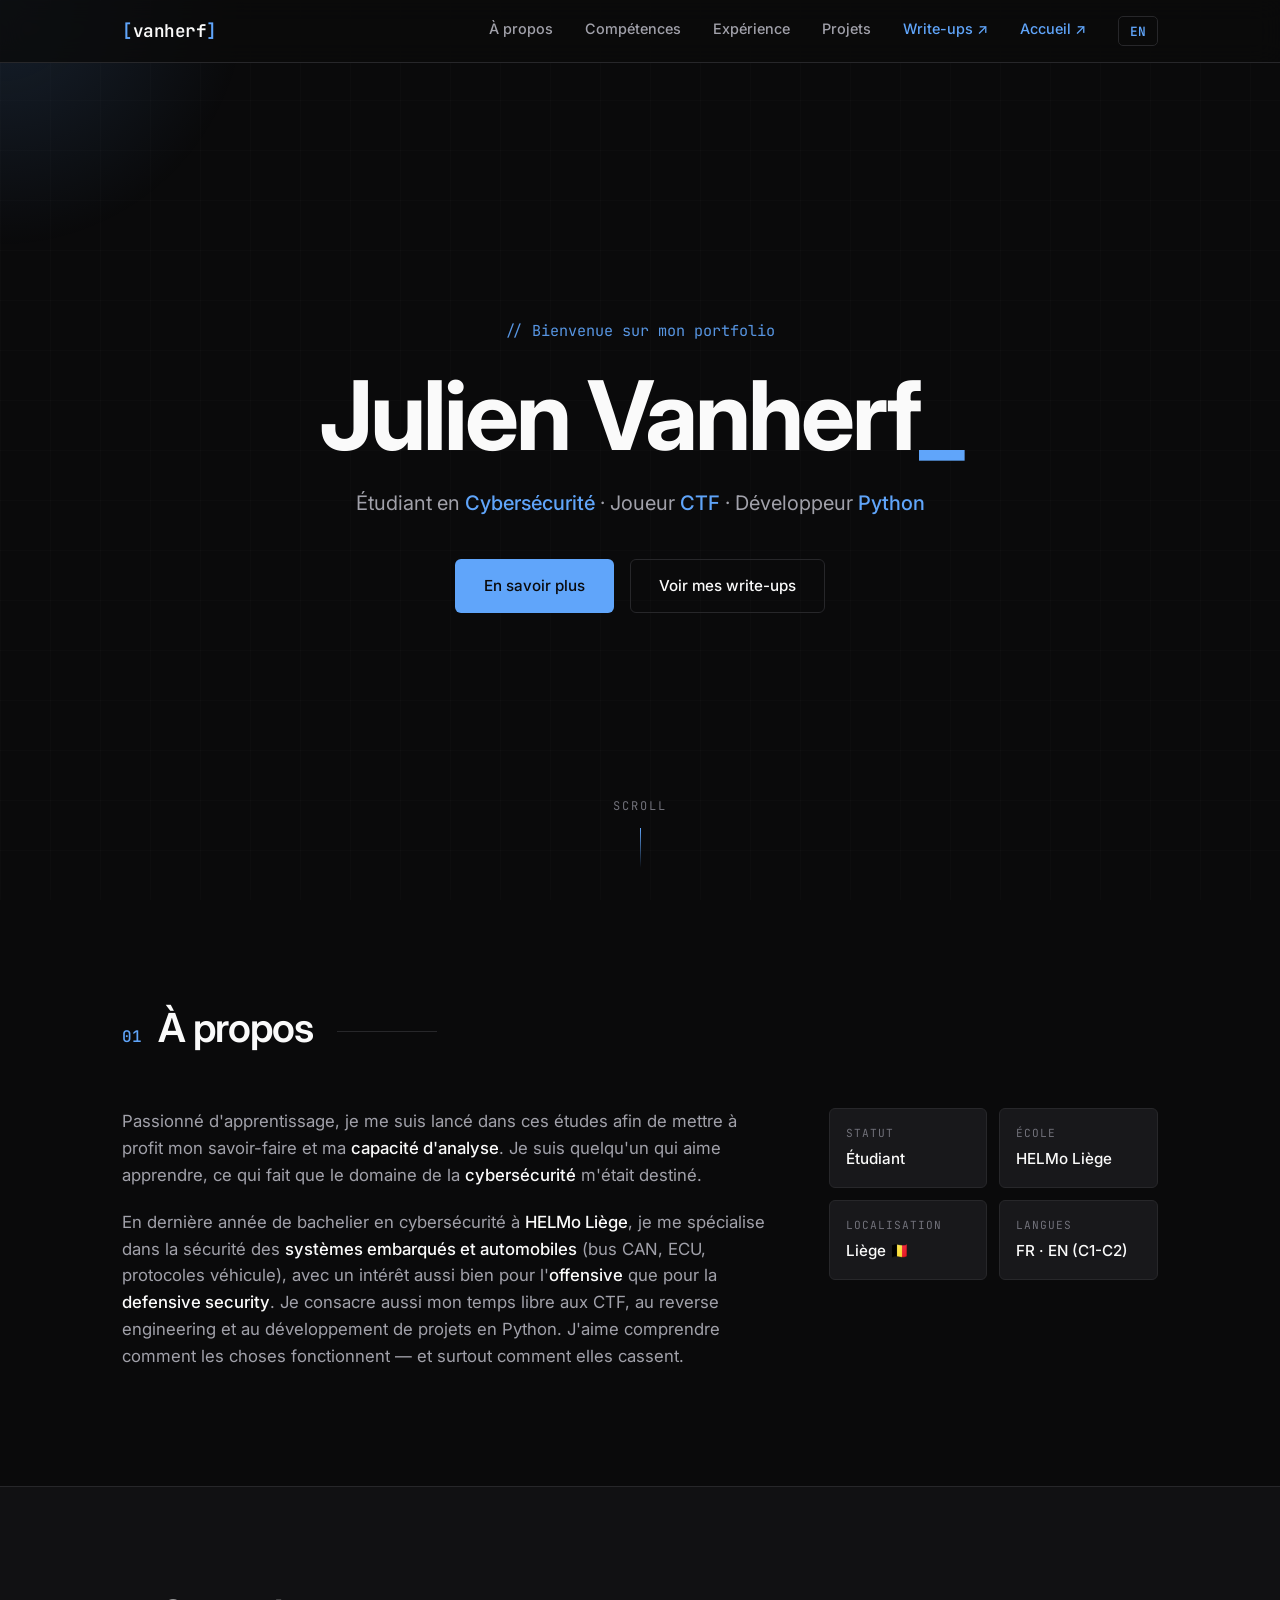
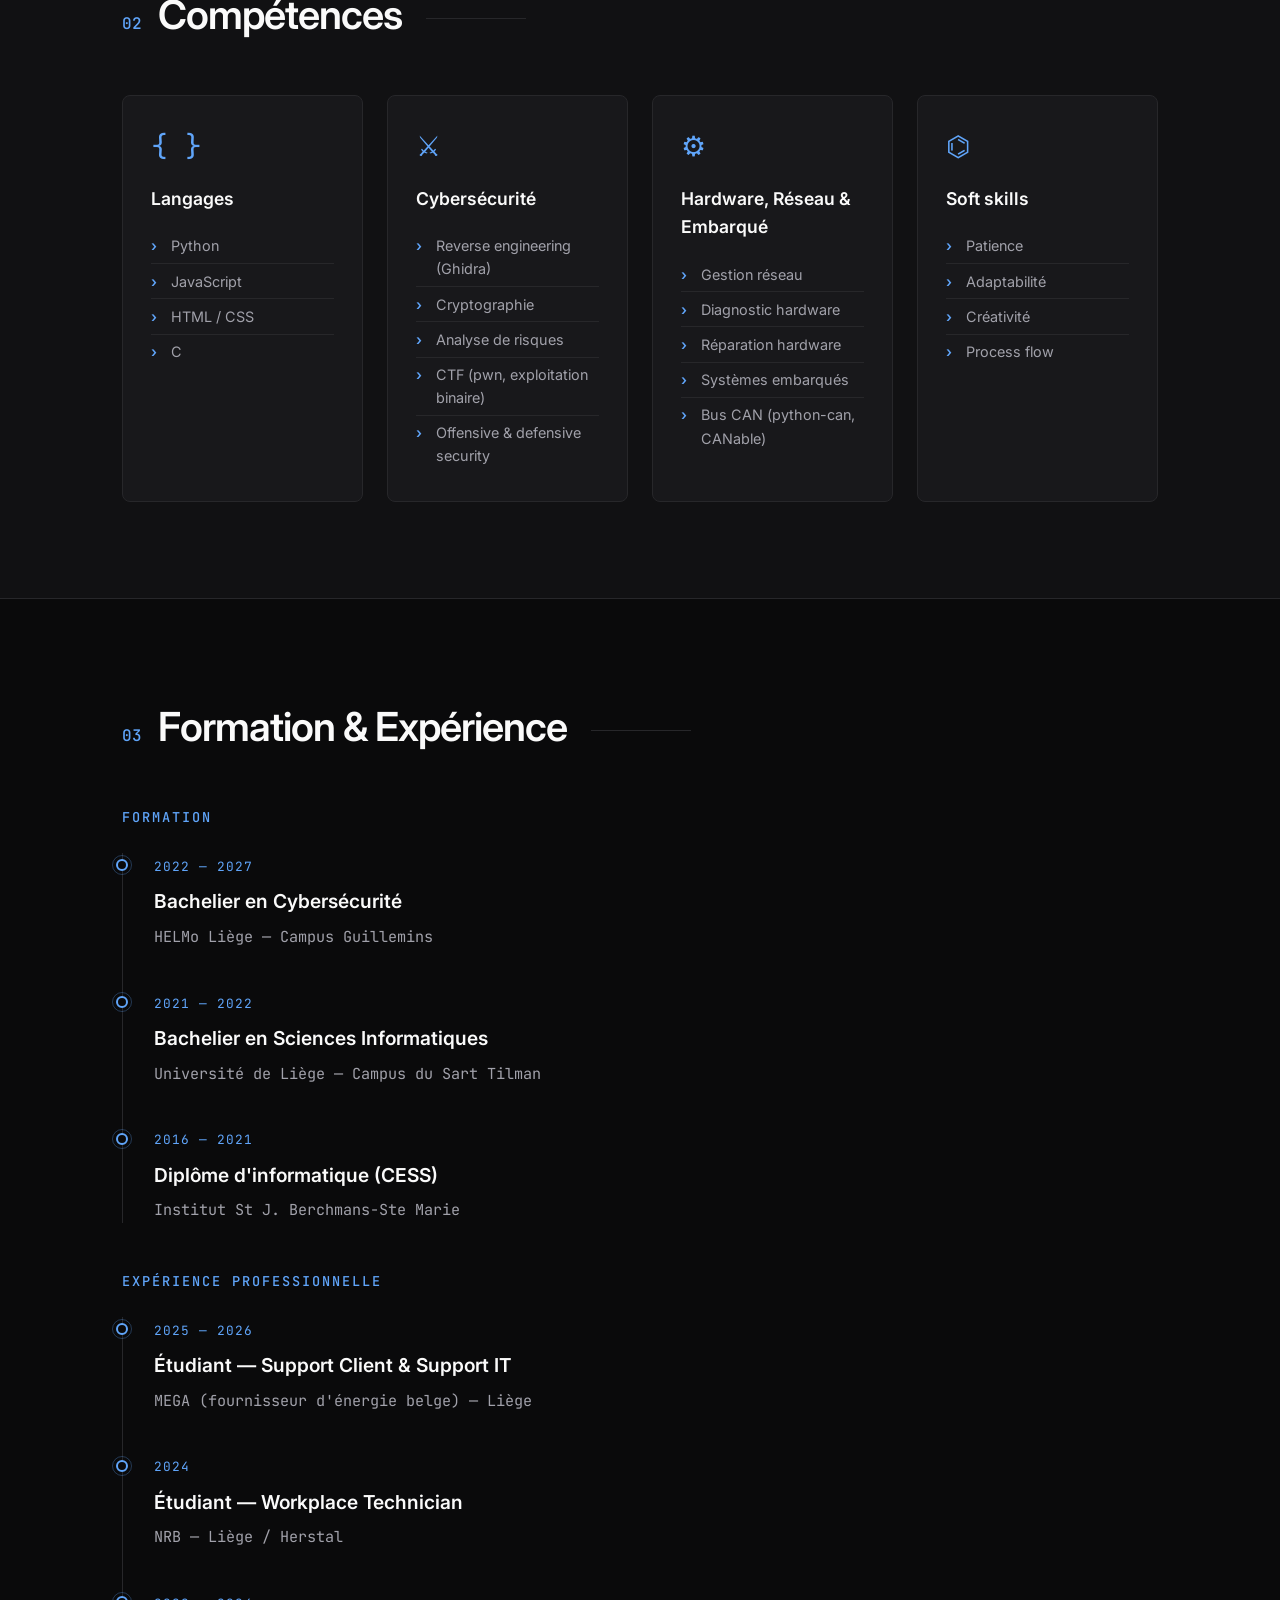
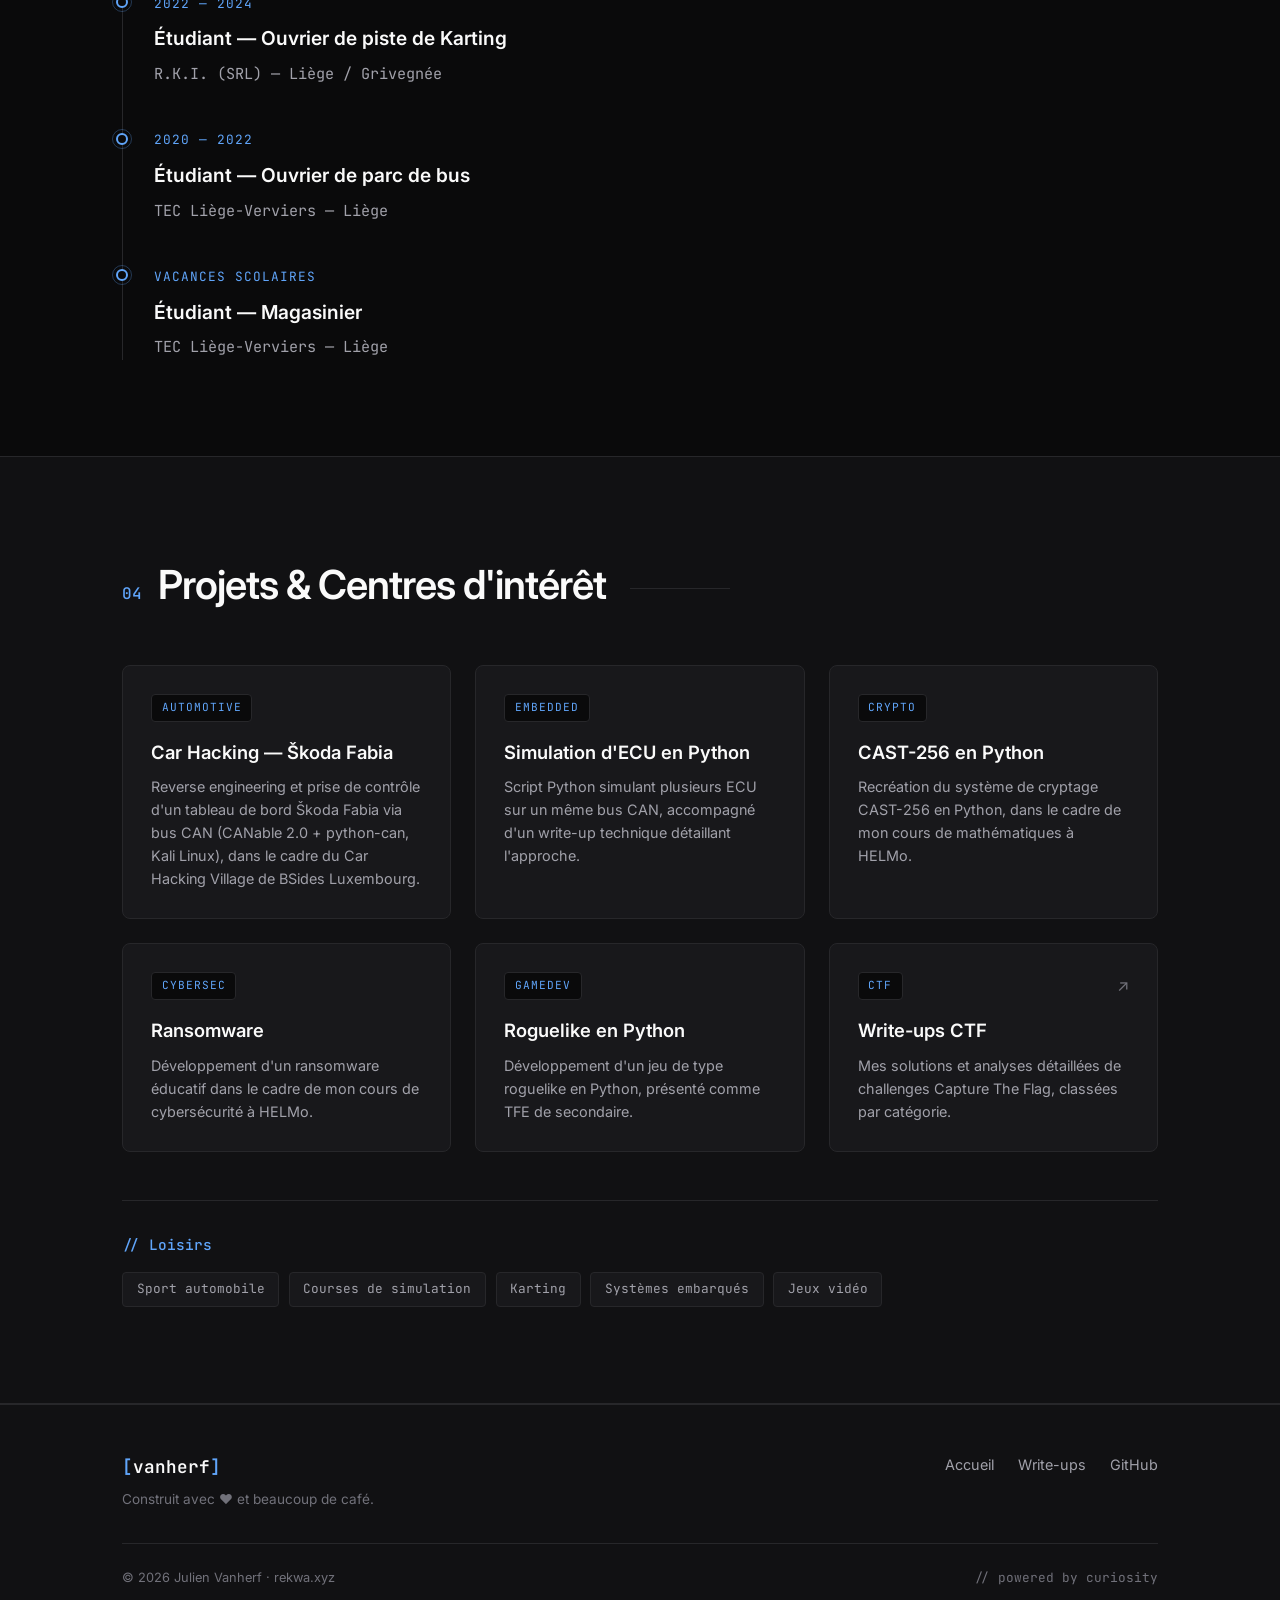
<file: cv/index.html>
<!DOCTYPE html>
<html lang="fr">
<head>
    <meta charset="UTF-8">
    <meta name="viewport" content="width=device-width, initial-scale=1.0">
    <title>Julien Vanherf — Étudiant en Cybersécurité</title>
    <meta name="description" content="CV de Julien Vanherf, étudiant en cybersécurité à HELMo Liège, spécialisé en sécurité automobile et embarquée, joueur CTF, développeur Python.">
    <link rel="stylesheet" href="style.css">
    <link rel="preconnect" href="https://fonts.googleapis.com">
    <link rel="preconnect" href="https://fonts.gstatic.com" crossorigin>
    <link href="https://fonts.googleapis.com/css2?family=Inter:wght@300;400;500;600;700&family=JetBrains+Mono:wght@400;500&display=swap" rel="stylesheet">
</head>
<body>
    <div class="cursor-glow"></div>

    <nav class="navbar">
        <div class="nav-container">
            <a href="#" class="nav-logo">
                <span class="logo-bracket">[</span>vanherf<span class="logo-bracket">]</span>
            </a>
            <ul class="nav-links">
                <li><a href="#about" data-i18n="nav_about">À propos</a></li>
                <li><a href="#skills" data-i18n="nav_skills">Compétences</a></li>
                <li><a href="#experience" data-i18n="nav_experience">Expérience</a></li>
                <li><a href="#projects" data-i18n="nav_projects">Projets</a></li>
                <li><a href="https://write-ups.rekwa.xyz" class="nav-external" data-i18n="nav_writeups">Write-ups ↗</a></li>
                <li><a href="https://rekwa.xyz" class="nav-external" data-i18n="nav_home">Accueil ↗</a></li>
                <li><button id="lang-toggle" class="lang-toggle" type="button" aria-label="Switch language">EN</button></li>
            </ul>
        </div>
    </nav>

    <header class="hero">
        <div class="hero-content">
            <p class="hero-greeting" data-i18n="hero_greeting">// Bienvenue sur mon portfolio</p>
            <h1 class="hero-title">
                Julien Vanherf<span class="cursor-blink">_</span>
            </h1>
            <p class="hero-subtitle" data-i18n="hero_subtitle">
                Étudiant en <span class="accent">Cybersécurité</span> · Joueur <span class="accent">CTF</span> · Développeur <span class="accent">Python</span>
            </p>
            <div class="hero-actions">
                <a href="#about" class="btn btn-primary" data-i18n="hero_btn_more">En savoir plus</a>
                <a href="https://write-ups.rekwa.xyz" class="btn btn-secondary" data-i18n="hero_btn_writeups">Voir mes write-ups</a>
            </div>
        </div>
        <div class="hero-scroll">
            <span>scroll</span>
            <div class="scroll-line"></div>
        </div>
    </header>

    <section id="about" class="section">
        <div class="container">
            <div class="section-header">
                <span class="section-number">01</span>
                <h2 class="section-title" data-i18n="about_title">À propos</h2>
            </div>
            <div class="about-grid">
                <div class="about-text">
                    <p data-i18n="about_p1">Passionné d'apprentissage, je me suis lancé dans ces études afin de mettre à profit mon savoir-faire et ma <strong>capacité d'analyse</strong>. Je suis quelqu'un qui aime apprendre, ce qui fait que le domaine de la <strong>cybersécurité</strong> m'était destiné.</p>
                    <p data-i18n="about_p2">En dernière année de bachelier en cybersécurité à <strong>HELMo Liège</strong>, je me spécialise dans la sécurité des <strong>systèmes embarqués et automobiles</strong> (bus CAN, ECU, protocoles véhicule), avec un intérêt aussi bien pour l'<strong>offensive</strong> que pour la <strong>defensive security</strong>. Je consacre aussi mon temps libre aux CTF, au reverse engineering et au développement de projets en Python. J'aime comprendre comment les choses fonctionnent — et surtout comment elles cassent.</p>
                </div>
                <div class="about-info">
                    <div class="info-card">
                        <span class="info-label" data-i18n="info_status_label">Statut</span>
                        <span class="info-value" data-i18n="info_status_value">Étudiant</span>
                    </div>
                    <div class="info-card">
                        <span class="info-label" data-i18n="info_school_label">École</span>
                        <span class="info-value">HELMo Liège</span>
                    </div>
                    <div class="info-card">
                        <span class="info-label" data-i18n="info_location_label">Localisation</span>
                        <span class="info-value">Liège 🇧🇪</span>
                    </div>
                    <div class="info-card">
                        <span class="info-label" data-i18n="info_langs_label">Langues</span>
                        <span class="info-value">FR · EN (C1-C2)</span>
                    </div>
                </div>
            </div>
        </div>
    </section>

    <section id="skills" class="section section-alt">
        <div class="container">
            <div class="section-header">
                <span class="section-number">02</span>
                <h2 class="section-title" data-i18n="skills_title">Compétences</h2>
            </div>
            <div class="skills-grid">
                <div class="skill-card">
                    <div class="skill-icon">{ }</div>
                    <h3 data-i18n="skill1_title">Langages</h3>
                    <ul class="skill-list">
                        <li>Python</li>
                        <li>JavaScript</li>
                        <li>HTML / CSS</li>
                        <li>C</li>
                    </ul>
                </div>
                <div class="skill-card">
                    <div class="skill-icon">⚔</div>
                    <h3 data-i18n="skill2_title">Cybersécurité</h3>
                    <ul class="skill-list">
                        <li>Reverse engineering (Ghidra)</li>
                        <li data-i18n="skill2_item2">Cryptographie</li>
                        <li data-i18n="skill2_item3">Analyse de risques</li>
                        <li data-i18n="skill2_item4">CTF (pwn, exploitation binaire)</li>
                        <li data-i18n="skill2_item5">Offensive &amp; defensive security</li>
                    </ul>
                </div>
                <div class="skill-card">
                    <div class="skill-icon">⚙</div>
                    <h3 data-i18n="skill3_title">Hardware, Réseau &amp; Embarqué</h3>
                    <ul class="skill-list">
                        <li data-i18n="skill3_item1">Gestion réseau</li>
                        <li data-i18n="skill3_item2">Diagnostic hardware</li>
                        <li data-i18n="skill3_item3">Réparation hardware</li>
                        <li data-i18n="skill3_item4">Systèmes embarqués</li>
                        <li data-i18n="skill3_item5">Bus CAN (python-can, CANable)</li>
                    </ul>
                </div>
                <div class="skill-card">
                    <div class="skill-icon">⌬</div>
                    <h3>Soft skills</h3>
                    <ul class="skill-list">
                        <li>Patience</li>
                        <li data-i18n="skill4_item2">Adaptabilité</li>
                        <li data-i18n="skill4_item3">Créativité</li>
                        <li>Process flow</li>
                    </ul>
                </div>
            </div>
        </div>
    </section>

    <section id="experience" class="section">
        <div class="container">
            <div class="section-header">
                <span class="section-number">03</span>
                <h2 class="section-title" data-i18n="experience_title">Formation &amp; Expérience</h2>
            </div>

            <h3 class="timeline-subtitle" data-i18n="formation_subtitle">Formation</h3>
            <div class="timeline">
                <div class="timeline-item">
                    <div class="timeline-marker"></div>
                    <div class="timeline-content">
                        <span class="timeline-date">2022 — 2027</span>
                        <h3 data-i18n="degree1_title">Bachelier en Cybersécurité</h3>
                        <p class="timeline-place">HELMo Liège — Campus Guillemins</p>
                    </div>
                </div>
                <div class="timeline-item">
                    <div class="timeline-marker"></div>
                    <div class="timeline-content">
                        <span class="timeline-date">2021 — 2022</span>
                        <h3 data-i18n="degree2_title">Bachelier en Sciences Informatiques</h3>
                        <p class="timeline-place">Université de Liège — Campus du Sart Tilman</p>
                    </div>
                </div>
                <div class="timeline-item">
                    <div class="timeline-marker"></div>
                    <div class="timeline-content">
                        <span class="timeline-date">2016 — 2021</span>
                        <h3 data-i18n="degree3_title">Diplôme d'informatique (CESS)</h3>
                        <p class="timeline-place">Institut St J. Berchmans-Ste Marie</p>
                    </div>
                </div>
            </div>

            <h3 class="timeline-subtitle timeline-subtitle-spaced" data-i18n="exp_subtitle">Expérience professionnelle</h3>
            <div class="timeline">
                <div class="timeline-item">
                    <div class="timeline-marker"></div>
                    <div class="timeline-content">
                        <span class="timeline-date">2025 — 2026</span>
                        <h3 data-i18n="job0_title">Étudiant — Support Client &amp; Support IT</h3>
                        <p class="timeline-place" data-i18n="job0_place">MEGA (fournisseur d'énergie belge) — Liège</p>
                    </div>
                </div>
                <div class="timeline-item">
                    <div class="timeline-marker"></div>
                    <div class="timeline-content">
                        <span class="timeline-date">2024</span>
                        <h3 data-i18n="job1_title">Étudiant — Workplace Technician</h3>
                        <p class="timeline-place">NRB — Liège / Herstal</p>
                    </div>
                </div>
                <div class="timeline-item">
                    <div class="timeline-marker"></div>
                    <div class="timeline-content">
                        <span class="timeline-date">2022 — 2024</span>
                        <h3 data-i18n="job2_title">Étudiant — Ouvrier de piste de Karting</h3>
                        <p class="timeline-place">R.K.I. (SRL) — Liège / Grivegnée</p>
                    </div>
                </div>
                <div class="timeline-item">
                    <div class="timeline-marker"></div>
                    <div class="timeline-content">
                        <span class="timeline-date">2020 — 2022</span>
                        <h3 data-i18n="job3_title">Étudiant — Ouvrier de parc de bus</h3>
                        <p class="timeline-place">TEC Liège-Verviers — Liège</p>
                    </div>
                </div>
                <div class="timeline-item">
                    <div class="timeline-marker"></div>
                    <div class="timeline-content">
                        <span class="timeline-date" data-i18n="date_holidays">Vacances scolaires</span>
                        <h3 data-i18n="job4_title">Étudiant — Magasinier</h3>
                        <p class="timeline-place">TEC Liège-Verviers — Liège</p>
                    </div>
                </div>
            </div>
        </div>
    </section>

    <section id="projects" class="section section-alt">
        <div class="container">
            <div class="section-header">
                <span class="section-number">04</span>
                <h2 class="section-title" data-i18n="projects_title">Projets &amp; Centres d'intérêt</h2>
            </div>
            <div class="projects-grid">
                <div class="project-card">
                    <div class="project-header">
                        <span class="project-tag">AUTOMOTIVE</span>
                    </div>
                    <h3 data-i18n="proj0_title">Car Hacking — Škoda Fabia</h3>
                    <p data-i18n="proj0_desc">Reverse engineering et prise de contrôle d'un tableau de bord Škoda Fabia via bus CAN (CANable 2.0 + python-can, Kali Linux), dans le cadre du Car Hacking Village de BSides Luxembourg.</p>
                </div>
                <div class="project-card">
                    <div class="project-header">
                        <span class="project-tag">EMBEDDED</span>
                    </div>
                    <h3 data-i18n="proj5_title">Simulation d'ECU en Python</h3>
                    <p data-i18n="proj5_desc">Script Python simulant plusieurs ECU sur un même bus CAN, accompagné d'un write-up technique détaillant l'approche.</p>
                </div>
                <div class="project-card">
                    <div class="project-header">
                        <span class="project-tag">CRYPTO</span>
                    </div>
                    <h3 data-i18n="proj1_title">CAST-256 en Python</h3>
                    <p data-i18n="proj1_desc">Recréation du système de cryptage CAST-256 en Python, dans le cadre de mon cours de mathématiques à HELMo.</p>
                </div>
                <div class="project-card">
                    <div class="project-header">
                        <span class="project-tag">CYBERSEC</span>
                    </div>
                    <h3 data-i18n="proj2_title">Ransomware</h3>
                    <p data-i18n="proj2_desc">Développement d'un ransomware éducatif dans le cadre de mon cours de cybersécurité à HELMo.</p>
                </div>
                <div class="project-card">
                    <div class="project-header">
                        <span class="project-tag">GAMEDEV</span>
                    </div>
                    <h3 data-i18n="proj3_title">Roguelike en Python</h3>
                    <p data-i18n="proj3_desc">Développement d'un jeu de type roguelike en Python, présenté comme TFE de secondaire.</p>
                </div>
                <a href="https://write-ups.rekwa.xyz" class="project-card">
                    <div class="project-header">
                        <span class="project-tag">CTF</span>
                        <span class="project-arrow">↗</span>
                    </div>
                    <h3 data-i18n="proj4_title">Write-ups CTF</h3>
                    <p data-i18n="proj4_desc">Mes solutions et analyses détaillées de challenges Capture The Flag, classées par catégorie.</p>
                </a>
            </div>

            <div class="hobbies">
                <h3 class="hobbies-title" data-i18n="hobbies_title">// Loisirs</h3>
                <div class="hobbies-list">
                    <span class="hobby-tag" data-i18n="hobby1">Sport automobile</span>
                    <span class="hobby-tag" data-i18n="hobby2">Courses de simulation</span>
                    <span class="hobby-tag">Karting</span>
                    <span class="hobby-tag" data-i18n="hobby4">Systèmes embarqués</span>
                    <span class="hobby-tag" data-i18n="hobby5">Jeux vidéo</span>
                </div>
            </div>
        </div>
    </section>

    <footer class="footer">
        <div class="container">
            <div class="footer-content">
                <div class="footer-brand">
                    <span class="logo-bracket">[</span>vanherf<span class="logo-bracket">]</span>
                    <p data-i18n="footer_tagline">Construit avec ❤ et beaucoup de café.</p>
                </div>
                <div class="footer-links">
                    <a href="https://rekwa.xyz" data-i18n="footer_home">Accueil</a>
                    <a href="https://write-ups.rekwa.xyz">Write-ups</a>
                    <a href="https://github.com/Rekwaa" target="_blank" rel="noopener">GitHub</a>
                </div>
            </div>
            <div class="footer-bottom">
                <p>© <span id="year"></span> Julien Vanherf · rekwa.xyz</p>
                <p class="footer-mono">// powered by curiosity</p>
            </div>
        </div>
    </footer>

    <script>
        document.getElementById('year').textContent = new Date().getFullYear();

        // Smooth scroll
        document.querySelectorAll('a[href^="#"]').forEach(anchor => {
            anchor.addEventListener('click', function (e) {
                const target = document.querySelector(this.getAttribute('href'));
                if (target) {
                    e.preventDefault();
                    target.scrollIntoView({ behavior: 'smooth', block: 'start' });
                }
            });
        });

        // Cursor glow effect
        const glow = document.querySelector('.cursor-glow');
        document.addEventListener('mousemove', (e) => {
            glow.style.left = e.clientX + 'px';
            glow.style.top = e.clientY + 'px';
        });

        // Reveal on scroll
        const observer = new IntersectionObserver((entries) => {
            entries.forEach(entry => {
                if (entry.isIntersecting) {
                    entry.target.classList.add('visible');
                }
            });
        }, { threshold: 0.1 });

        document.querySelectorAll('.section, .skill-card, .project-card, .timeline-item').forEach(el => {
            observer.observe(el);
        });

        // ============ TRADUCTION FR / EN ============
        const translations = {
            fr: {
                _title: "Julien Vanherf — Étudiant en Cybersécurité",
                _description: "CV de Julien Vanherf, étudiant en cybersécurité à HELMo Liège, spécialisé en sécurité automobile et embarquée, joueur CTF, développeur Python.",

                nav_about: "À propos",
                nav_skills: "Compétences",
                nav_experience: "Expérience",
                nav_projects: "Projets",
                nav_writeups: "Write-ups ↗",
                nav_home: "Accueil ↗",

                hero_greeting: "// Bienvenue sur mon portfolio",
                hero_subtitle: 'Étudiant en <span class="accent">Cybersécurité</span> · Joueur <span class="accent">CTF</span> · Développeur <span class="accent">Python</span>',
                hero_btn_more: "En savoir plus",
                hero_btn_writeups: "Voir mes write-ups",

                about_title: "À propos",
                about_p1: "Passionné d'apprentissage, je me suis lancé dans ces études afin de mettre à profit mon savoir-faire et ma <strong>capacité d'analyse</strong>. Je suis quelqu'un qui aime apprendre, ce qui fait que le domaine de la <strong>cybersécurité</strong> m'était destiné.",
                about_p2: "En dernière année de bachelier en cybersécurité à <strong>HELMo Liège</strong>, je me spécialise dans la sécurité des <strong>systèmes embarqués et automobiles</strong> (bus CAN, ECU, protocoles véhicule), avec un intérêt aussi bien pour l'<strong>offensive</strong> que pour la <strong>defensive security</strong>. Je consacre aussi mon temps libre aux CTF, au reverse engineering et au développement de projets en Python. J'aime comprendre comment les choses fonctionnent — et surtout comment elles cassent.",

                info_status_label: "Statut",
                info_status_value: "Étudiant",
                info_school_label: "École",
                info_location_label: "Localisation",
                info_langs_label: "Langues",

                skills_title: "Compétences",
                skill1_title: "Langages",
                skill2_title: "Cybersécurité",
                skill2_item2: "Cryptographie",
                skill2_item3: "Analyse de risques",
                skill2_item4: "CTF (pwn, exploitation binaire)",
                skill2_item5: "Offensive &amp; defensive security",
                skill3_title: "Hardware, Réseau &amp; Embarqué",
                skill3_item1: "Gestion réseau",
                skill3_item2: "Diagnostic hardware",
                skill3_item3: "Réparation hardware",
                skill3_item4: "Systèmes embarqués",
                skill3_item5: "Bus CAN (python-can, CANable)",
                skill4_item2: "Adaptabilité",
                skill4_item3: "Créativité",

                experience_title: "Formation &amp; Expérience",
                formation_subtitle: "Formation",
                exp_subtitle: "Expérience professionnelle",
                degree1_title: "Bachelier en Cybersécurité",
                degree2_title: "Bachelier en Sciences Informatiques",
                degree3_title: "Diplôme d'informatique (CESS)",
                job0_title: "Étudiant — Support Client &amp; Support IT",
                job0_place: "MEGA (fournisseur d'énergie belge) — Liège",
                job1_title: "Étudiant — Workplace Technician",
                job2_title: "Étudiant — Ouvrier de piste de Karting",
                job3_title: "Étudiant — Ouvrier de parc de bus",
                job4_title: "Étudiant — Magasinier",
                date_holidays: "Vacances scolaires",

                projects_title: "Projets &amp; Centres d'intérêt",
                proj0_title: "Car Hacking — Škoda Fabia",
                proj0_desc: "Reverse engineering et prise de contrôle d'un tableau de bord Škoda Fabia via bus CAN (CANable 2.0 + python-can, Kali Linux), dans le cadre du Car Hacking Village de BSides Luxembourg.",
                proj5_title: "Simulation d'ECU en Python",
                proj5_desc: "Script Python simulant plusieurs ECU sur un même bus CAN, accompagné d'un write-up technique détaillant l'approche.",
                proj1_title: "CAST-256 en Python",
                proj1_desc: "Recréation du système de cryptage CAST-256 en Python, dans le cadre de mon cours de mathématiques à HELMo.",
                proj2_title: "Ransomware",
                proj2_desc: "Développement d'un ransomware éducatif dans le cadre de mon cours de cybersécurité à HELMo.",
                proj3_title: "Roguelike en Python",
                proj3_desc: "Développement d'un jeu de type roguelike en Python, présenté comme TFE de secondaire.",
                proj4_title: "Write-ups CTF",
                proj4_desc: "Mes solutions et analyses détaillées de challenges Capture The Flag, classées par catégorie.",

                hobbies_title: "// Loisirs",
                hobby1: "Sport automobile",
                hobby2: "Courses de simulation",
                hobby4: "Systèmes embarqués",
                hobby5: "Jeux vidéo",

                footer_tagline: "Construit avec ❤ et beaucoup de café.",
                footer_home: "Accueil",
            },
            en: {
                _title: "Julien Vanherf — Cybersecurity Student",
                _description: "Portfolio of Julien Vanherf, cybersecurity student at HELMo Liège, specialized in automotive and embedded security, CTF player, Python developer.",

                nav_about: "About",
                nav_skills: "Skills",
                nav_experience: "Experience",
                nav_projects: "Projects",
                nav_writeups: "Write-ups ↗",
                nav_home: "Home ↗",

                hero_greeting: "// Welcome to my portfolio",
                hero_subtitle: 'Student in <span class="accent">Cybersecurity</span> · <span class="accent">CTF</span> Player · <span class="accent">Python</span> Developer',
                hero_btn_more: "Learn more",
                hero_btn_writeups: "View my write-ups",

                about_title: "About",
                about_p1: "Passionate about learning, I dove into these studies to put my skills and <strong>analytical thinking</strong> to good use. I'm someone who loves learning, which made cybersecurity feel like a natural fit for me.",
                about_p2: "In my final year of a bachelor's degree in cybersecurity at <strong>HELMo Liège</strong>, I specialize in the security of <strong>embedded and automotive systems</strong> (CAN bus, ECUs, vehicle protocols), with an interest in both <strong>offensive</strong> and <strong>defensive security</strong>. I also spend my free time on CTFs, reverse engineering, and building projects in Python. I like understanding how things work — and especially how they break.",

                info_status_label: "Status",
                info_status_value: "Student",
                info_school_label: "School",
                info_location_label: "Location",
                info_langs_label: "Languages",

                skills_title: "Skills",
                skill1_title: "Languages",
                skill2_title: "Cybersecurity",
                skill2_item2: "Cryptography",
                skill2_item3: "Risk analysis",
                skill2_item4: "CTF (pwn, binary exploitation)",
                skill2_item5: "Offensive &amp; defensive security",
                skill3_title: "Hardware, Networking &amp; Embedded",
                skill3_item1: "Network administration",
                skill3_item2: "Hardware diagnostics",
                skill3_item3: "Hardware repair",
                skill3_item4: "Embedded systems",
                skill3_item5: "CAN bus (python-can, CANable)",
                skill4_item2: "Adaptability",
                skill4_item3: "Creativity",

                experience_title: "Education &amp; Experience",
                formation_subtitle: "Education",
                exp_subtitle: "Professional experience",
                degree1_title: "Bachelor's in Cybersecurity",
                degree2_title: "Bachelor's in Computer Science",
                degree3_title: "IT Diploma (CESS)",
                job0_title: "Student — Customer Support &amp; IT Support",
                job0_place: "MEGA (Belgian energy provider) — Liège",
                job1_title: "Student — Workplace Technician",
                job2_title: "Student — Karting Track Worker",
                job3_title: "Student — Bus Depot Worker",
                job4_title: "Student — Warehouse Assistant",
                date_holidays: "School holidays",

                projects_title: "Projects &amp; Interests",
                proj0_title: "Car Hacking — Škoda Fabia",
                proj0_desc: "Reverse engineered and took control of a Škoda Fabia dashboard over CAN bus (CANable 2.0 + python-can, Kali Linux), as part of the Car Hacking Village at BSides Luxembourg.",
                proj5_title: "ECU Simulation in Python",
                proj5_desc: "Python script simulating multiple ECUs on a shared CAN bus, along with a technical write-up detailing the approach.",
                proj1_title: "CAST-256 in Python",
                proj1_desc: "Reimplementation of the CAST-256 encryption scheme in Python, for my math course at HELMo.",
                proj2_title: "Ransomware",
                proj2_desc: "Development of an educational ransomware as part of my cybersecurity course at HELMo.",
                proj3_title: "Roguelike in Python",
                proj3_desc: "Development of a roguelike game in Python, presented as my final high school project.",
                proj4_title: "CTF Write-ups",
                proj4_desc: "My detailed solutions and analyses of Capture The Flag challenges, sorted by category.",

                hobbies_title: "// Hobbies",
                hobby1: "Motorsport",
                hobby2: "Sim racing",
                hobby4: "Embedded systems",
                hobby5: "Video games",

                footer_tagline: "Built with ❤ and lots of coffee.",
                footer_home: "Home",
            }
        };

        const langToggle = document.getElementById('lang-toggle');
        const metaDescription = document.querySelector('meta[name="description"]');

        function applyLanguage(lang) {
            const dict = translations[lang];
            document.documentElement.lang = lang;
            document.title = dict._title;
            metaDescription.setAttribute('content', dict._description);

            document.querySelectorAll('[data-i18n]').forEach(el => {
                const key = el.getAttribute('data-i18n');
                if (dict[key] !== undefined) {
                    el.innerHTML = dict[key];
                }
            });

            langToggle.textContent = lang === 'fr' ? 'EN' : 'FR';
            localStorage.setItem('cv-lang', lang);
        }

        let currentLang = localStorage.getItem('cv-lang') || 'fr';
        applyLanguage(currentLang);

        langToggle.addEventListener('click', () => {
            currentLang = currentLang === 'fr' ? 'en' : 'fr';
            applyLanguage(currentLang);
        });
    </script>
</body>
</html>
</file>
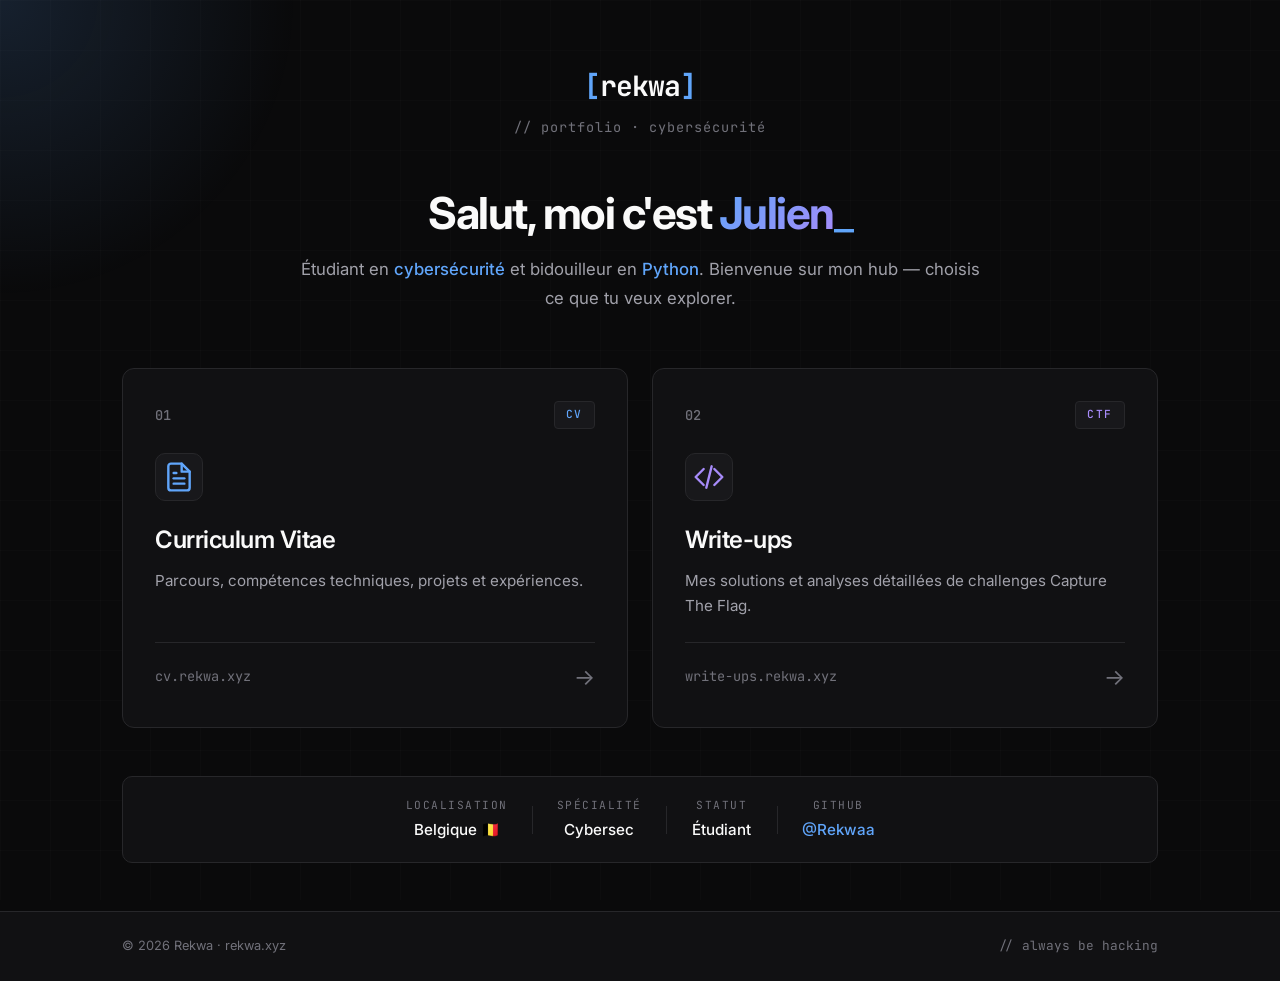
<file: landing/index.html>
<!DOCTYPE html>
<html lang="fr">
<head>
    <meta charset="UTF-8">
    <meta name="viewport" content="width=device-width, initial-scale=1.0">
    <title>Rekwa — rekwa.xyz</title>
    <meta name="description" content="Portfolio de Julien, étudiant en cybersécurité. CV, write-ups CTF et projets.">
    <meta property="og:title" content="Rekwa — rekwa.xyz">
    <meta property="og:description" content="Portfolio cybersécurité · CV · Write-ups CTF">
    <meta property="og:type" content="website">
    <link rel="stylesheet" href="style.css">
    <link rel="preconnect" href="https://fonts.googleapis.com">
    <link rel="preconnect" href="https://fonts.gstatic.com" crossorigin>
    <link href="https://fonts.googleapis.com/css2?family=Inter:wght@300;400;500;600;700;800&family=JetBrains+Mono:wght@400;500;600&display=swap" rel="stylesheet">
</head>
<body>
    <div class="cursor-glow"></div>

    <main class="main">
        <div class="container">

            <header class="brand">
                <div class="brand-logo">
                    <span class="logo-bracket">[</span>rekwa<span class="logo-bracket">]</span>
                </div>
                <p class="brand-tagline">// portfolio · cybersécurité</p>
            </header>

            <section class="intro">
                <h1 class="intro-title">
                    Salut, moi c'est <span class="intro-name">Julien</span><span class="cursor-blink">_</span>
                </h1>
                <p class="intro-text">
                    Étudiant en <span class="accent">cybersécurité</span> et bidouilleur en <span class="accent">Python</span>.
                    Bienvenue sur mon hub — choisis ce que tu veux explorer.
                </p>
            </section>

            <section class="cards">
                <a href="https://cv.rekwa.xyz" class="card card-cv">
                    <div class="card-bg"></div>
                    <div class="card-meta">
                        <span class="card-label">01</span>
                        <span class="card-tag">CV</span>
                    </div>
                    <div class="card-icon">
                        <svg width="32" height="32" viewBox="0 0 24 24" fill="none" stroke="currentColor" stroke-width="1.8" stroke-linecap="round" stroke-linejoin="round">
                            <path d="M14 2H6a2 2 0 0 0-2 2v16a2 2 0 0 0 2 2h12a2 2 0 0 0 2-2V8z"/>
                            <polyline points="14 2 14 8 20 8"/>
                            <line x1="16" y1="13" x2="8" y2="13"/>
                            <line x1="16" y1="17" x2="8" y2="17"/>
                            <polyline points="10 9 9 9 8 9"/>
                        </svg>
                    </div>
                    <h2 class="card-title">Curriculum Vitae</h2>
                    <p class="card-desc">
                        Parcours, compétences techniques, projets et expériences.
                    </p>
                    <div class="card-footer">
                        <span class="card-url">cv.rekwa.xyz</span>
                        <span class="card-arrow">→</span>
                    </div>
                </a>

                <a href="https://write-ups.rekwa.xyz" class="card card-writeups">
                    <div class="card-bg"></div>
                    <div class="card-meta">
                        <span class="card-label">02</span>
                        <span class="card-tag">CTF</span>
                    </div>
                    <div class="card-icon">
                        <svg width="32" height="32" viewBox="0 0 24 24" fill="none" stroke="currentColor" stroke-width="1.8" stroke-linecap="round" stroke-linejoin="round">
                            <polyline points="16 18 22 12 16 6"/>
                            <polyline points="8 6 2 12 8 18"/>
                            <line x1="14" y1="4" x2="10" y2="20"/>
                        </svg>
                    </div>
                    <h2 class="card-title">Write-ups</h2>
                    <p class="card-desc">
                        Mes solutions et analyses détaillées de challenges Capture The Flag.
                    </p>
                    <div class="card-footer">
                        <span class="card-url">write-ups.rekwa.xyz</span>
                        <span class="card-arrow">→</span>
                    </div>
                </a>
            </section>

            <section class="info-strip">
                <div class="info-item">
                    <span class="info-label">Localisation</span>
                    <span class="info-value">Belgique 🇧🇪</span>
                </div>
                <div class="info-divider"></div>
                <div class="info-item">
                    <span class="info-label">Spécialité</span>
                    <span class="info-value">Cybersec</span>
                </div>
                <div class="info-divider"></div>
                <div class="info-item">
                    <span class="info-label">Statut</span>
                    <span class="info-value">Étudiant</span>
                </div>
                <div class="info-divider"></div>
                <div class="info-item">
                    <span class="info-label">GitHub</span>
                    <a href="https://github.com/Rekwaa" target="_blank" rel="noopener" class="info-link">@Rekwaa</a>
                </div>
            </section>

        </div>
    </main>

    <footer class="footer">
        <div class="container footer-container">
            <p>© <span id="year"></span> Rekwa · rekwa.xyz</p>
            <p class="footer-mono">// always be hacking</p>
        </div>
    </footer>

    <script>
        document.getElementById('year').textContent = new Date().getFullYear();

        const glow = document.querySelector('.cursor-glow');
        if (window.matchMedia('(hover: hover)').matches) {
            document.addEventListener('mousemove', (e) => {
                glow.style.left = e.clientX + 'px';
                glow.style.top = e.clientY + 'px';
            });
        } else {
            glow.style.display = 'none';
        }
    </script>
</body>
</html>
</file>
<file: cv/style.css>
/* ============ RESET & BASE ============ */
*, *::before, *::after {
    box-sizing: border-box;
    margin: 0;
    padding: 0;
}

:root {
    --bg-primary: #0a0a0b;
    --bg-secondary: #111113;
    --bg-tertiary: #18181b;
    --border: #27272a;
    --border-hover: #3f3f46;
    --text-primary: #fafafa;
    --text-secondary: #a1a1aa;
    --text-muted: #71717a;
    --accent: #60a5fa;
    --accent-hover: #93c5fd;
    --accent-glow: rgba(96, 165, 250, 0.15);
    --font-sans: 'Inter', -apple-system, BlinkMacSystemFont, sans-serif;
    --font-mono: 'JetBrains Mono', 'Courier New', monospace;
}

html {
    scroll-behavior: smooth;
}

body {
    background: var(--bg-primary);
    color: var(--text-primary);
    font-family: var(--font-sans);
    line-height: 1.6;
    overflow-x: hidden;
    -webkit-font-smoothing: antialiased;
    cursor: default;
}

/* Background grid pattern */
body::before {
    content: '';
    position: fixed;
    top: 0; left: 0;
    width: 100%; height: 100%;
    background-image:
        linear-gradient(rgba(255,255,255,0.015) 1px, transparent 1px),
        linear-gradient(90deg, rgba(255,255,255,0.015) 1px, transparent 1px);
    background-size: 50px 50px;
    pointer-events: none;
    z-index: 0;
}

.cursor-glow {
    position: fixed;
    width: 500px; height: 500px;
    border-radius: 50%;
    background: radial-gradient(circle, var(--accent-glow) 0%, transparent 70%);
    pointer-events: none;
    transform: translate(-50%, -50%);
    z-index: 1;
    transition: opacity 0.3s;
}

.container {
    max-width: 1100px;
    margin: 0 auto;
    padding: 0 2rem;
    position: relative;
    z-index: 2;
}

/* ============ NAVIGATION ============ */
.navbar {
    position: fixed;
    top: 0; left: 0; right: 0;
    background: rgba(10, 10, 11, 0.8);
    backdrop-filter: blur(12px);
    -webkit-backdrop-filter: blur(12px);
    border-bottom: 1px solid var(--border);
    z-index: 100;
    padding: 1rem 0;
}

.nav-container {
    max-width: 1100px;
    margin: 0 auto;
    padding: 0 2rem;
    display: flex;
    justify-content: space-between;
    align-items: center;
}

.nav-logo {
    font-family: var(--font-mono);
    font-size: 1.1rem;
    font-weight: 600;
    color: var(--text-primary);
    text-decoration: none;
    letter-spacing: -0.5px;
}

.logo-bracket {
    color: var(--accent);
}

.nav-links {
    display: flex;
    gap: 2rem;
    list-style: none;
}

.nav-links a {
    color: var(--text-secondary);
    text-decoration: none;
    font-size: 0.9rem;
    font-weight: 500;
    transition: color 0.2s;
    position: relative;
}

.nav-links a:hover {
    color: var(--text-primary);
}

.nav-links a:not(.nav-external)::after {
    content: '';
    position: absolute;
    bottom: -4px; left: 0;
    width: 0; height: 1px;
    background: var(--accent);
    transition: width 0.2s;
}

.nav-links a:not(.nav-external):hover::after {
    width: 100%;
}

.nav-external {
    color: var(--accent) !important;
}

/* ============ HERO ============ */
.hero {
    min-height: 100vh;
    display: flex;
    flex-direction: column;
    justify-content: center;
    align-items: center;
    position: relative;
    padding: 6rem 2rem 4rem;
    z-index: 2;
}

.hero-content {
    text-align: center;
    max-width: 800px;
    animation: fadeInUp 0.8s ease-out;
}

.hero-greeting {
    font-family: var(--font-mono);
    color: var(--accent);
    font-size: 0.95rem;
    margin-bottom: 1.5rem;
    opacity: 0.9;
}

.hero-title {
    font-size: clamp(3rem, 10vw, 6rem);
    font-weight: 700;
    letter-spacing: -3px;
    margin-bottom: 1.5rem;
    line-height: 1;
}

.cursor-blink {
    color: var(--accent);
    animation: blink 1s infinite;
}

@keyframes blink {
    0%, 50% { opacity: 1; }
    51%, 100% { opacity: 0; }
}

.hero-subtitle {
    font-size: 1.25rem;
    color: var(--text-secondary);
    margin-bottom: 2.5rem;
    font-weight: 400;
}

.accent {
    color: var(--accent);
    font-weight: 500;
}

.hero-actions {
    display: flex;
    gap: 1rem;
    justify-content: center;
    flex-wrap: wrap;
}

.btn {
    padding: 0.85rem 1.75rem;
    border-radius: 6px;
    text-decoration: none;
    font-weight: 500;
    font-size: 0.95rem;
    transition: all 0.2s;
    display: inline-block;
    border: 1px solid transparent;
}

.btn-primary {
    background: var(--accent);
    color: var(--bg-primary);
}

.btn-primary:hover {
    background: var(--accent-hover);
    transform: translateY(-2px);
    box-shadow: 0 10px 25px var(--accent-glow);
}

.btn-secondary {
    background: transparent;
    color: var(--text-primary);
    border-color: var(--border);
}

.btn-secondary:hover {
    border-color: var(--accent);
    color: var(--accent);
    transform: translateY(-2px);
}

.hero-scroll {
    position: absolute;
    bottom: 2rem;
    left: 50%;
    transform: translateX(-50%);
    display: flex;
    flex-direction: column;
    align-items: center;
    gap: 0.75rem;
    color: var(--text-muted);
    font-family: var(--font-mono);
    font-size: 0.75rem;
    letter-spacing: 2px;
    text-transform: uppercase;
}

.scroll-line {
    width: 1px;
    height: 40px;
    background: linear-gradient(to bottom, var(--accent), transparent);
    animation: scrollPulse 2s infinite;
}

@keyframes scrollPulse {
    0% { transform: scaleY(0.5); transform-origin: top; }
    50% { transform: scaleY(1); transform-origin: top; }
    50.01% { transform-origin: bottom; }
    100% { transform: scaleY(0.5); transform-origin: bottom; }
}

@keyframes fadeInUp {
    from { opacity: 0; transform: translateY(30px); }
    to { opacity: 1; transform: translateY(0); }
}

/* ============ SECTIONS ============ */
.section {
    padding: 6rem 0;
    position: relative;
    z-index: 2;
    opacity: 0;
    transform: translateY(20px);
    transition: opacity 0.6s, transform 0.6s;
}

.section.visible {
    opacity: 1;
    transform: translateY(0);
}

.section-alt {
    background: var(--bg-secondary);
    border-top: 1px solid var(--border);
    border-bottom: 1px solid var(--border);
}

.section-header {
    display: flex;
    align-items: baseline;
    gap: 1rem;
    margin-bottom: 3rem;
}

.section-number {
    font-family: var(--font-mono);
    color: var(--accent);
    font-size: 1rem;
    font-weight: 500;
}

.section-title {
    font-size: clamp(1.75rem, 4vw, 2.5rem);
    font-weight: 600;
    letter-spacing: -1px;
}

.section-title::after {
    content: '';
    display: inline-block;
    width: 100px;
    height: 1px;
    background: var(--border);
    vertical-align: middle;
    margin-left: 1.5rem;
}

/* ============ ABOUT ============ */
.about-grid {
    display: grid;
    grid-template-columns: 2fr 1fr;
    gap: 3rem;
    align-items: start;
}

.about-text p {
    color: var(--text-secondary);
    margin-bottom: 1.25rem;
    font-size: 1.05rem;
}

.about-text strong {
    color: var(--text-primary);
    font-weight: 500;
}

.about-info {
    display: grid;
    grid-template-columns: 1fr 1fr;
    gap: 0.75rem;
}

.info-card {
    background: var(--bg-tertiary);
    border: 1px solid var(--border);
    border-radius: 6px;
    padding: 1rem;
    display: flex;
    flex-direction: column;
    gap: 0.25rem;
    transition: border-color 0.2s;
}

.info-card:hover {
    border-color: var(--border-hover);
}

.info-label {
    font-family: var(--font-mono);
    font-size: 0.7rem;
    text-transform: uppercase;
    color: var(--text-muted);
    letter-spacing: 1px;
}

.info-value {
    color: var(--text-primary);
    font-weight: 500;
    font-size: 0.95rem;
}

/* ============ SKILLS ============ */
.skills-grid {
    display: grid;
    grid-template-columns: repeat(auto-fit, minmax(220px, 1fr));
    gap: 1.5rem;
}

.skill-card {
    background: var(--bg-tertiary);
    border: 1px solid var(--border);
    border-radius: 8px;
    padding: 1.75rem;
    transition: all 0.3s;
    opacity: 0;
    transform: translateY(20px);
}

.skill-card.visible {
    opacity: 1;
    transform: translateY(0);
}

.skill-card:hover {
    border-color: var(--accent);
    transform: translateY(-4px);
    box-shadow: 0 10px 30px rgba(0,0,0,0.3);
}

.skill-icon {
    font-family: var(--font-mono);
    font-size: 1.75rem;
    color: var(--accent);
    margin-bottom: 1rem;
}

.skill-card h3 {
    font-size: 1.1rem;
    margin-bottom: 1rem;
    font-weight: 600;
}

.skill-list {
    list-style: none;
}

.skill-list li {
    color: var(--text-secondary);
    padding: 0.35rem 0;
    font-size: 0.9rem;
    border-bottom: 1px solid var(--border);
    position: relative;
    padding-left: 1.25rem;
}

.skill-list li::before {
    content: '›';
    position: absolute;
    left: 0;
    color: var(--accent);
    font-weight: 600;
}

.skill-list li:last-child {
    border-bottom: none;
}

/* ============ TIMELINE ============ */
.timeline {
    position: relative;
    padding-left: 2rem;
}

.timeline::before {
    content: '';
    position: absolute;
    left: 0; top: 0; bottom: 0;
    width: 1px;
    background: var(--border);
}

.timeline-item {
    position: relative;
    padding-bottom: 2.5rem;
    opacity: 0;
    transform: translateX(-20px);
    transition: all 0.5s;
}

.timeline-item.visible {
    opacity: 1;
    transform: translateX(0);
}

.timeline-item:last-child {
    padding-bottom: 0;
}

.timeline-marker {
    position: absolute;
    left: -2.4rem;
    top: 0.4rem;
    width: 12px; height: 12px;
    background: var(--bg-primary);
    border: 2px solid var(--accent);
    border-radius: 50%;
}

.timeline-marker::after {
    content: '';
    position: absolute;
    inset: -6px;
    border: 1px solid var(--accent);
    border-radius: 50%;
    opacity: 0.3;
    animation: ping 2s infinite;
}

@keyframes ping {
    0% { transform: scale(1); opacity: 0.3; }
    100% { transform: scale(1.8); opacity: 0; }
}

.timeline-date {
    font-family: var(--font-mono);
    font-size: 0.8rem;
    color: var(--accent);
    text-transform: uppercase;
    letter-spacing: 1px;
}

.timeline-content h3 {
    font-size: 1.2rem;
    margin: 0.5rem 0;
    font-weight: 600;
}

.timeline-content p {
    color: var(--text-secondary);
    font-size: 0.95rem;
}

/* ============ PROJECTS ============ */
.projects-grid {
    display: grid;
    grid-template-columns: repeat(auto-fit, minmax(250px, 1fr));
    gap: 1.5rem;
}

.project-card {
    background: var(--bg-tertiary);
    border: 1px solid var(--border);
    border-radius: 8px;
    padding: 1.75rem;
    text-decoration: none;
    color: inherit;
    display: block;
    transition: all 0.3s;
    opacity: 0;
    transform: translateY(20px);
}

.project-card.visible {
    opacity: 1;
    transform: translateY(0);
}

.project-card:hover {
    border-color: var(--accent);
    transform: translateY(-4px);
    box-shadow: 0 10px 30px rgba(0,0,0,0.3);
}

.project-header {
    display: flex;
    justify-content: space-between;
    align-items: center;
    margin-bottom: 1rem;
}

.project-tag {
    font-family: var(--font-mono);
    font-size: 0.7rem;
    background: var(--bg-primary);
    color: var(--accent);
    padding: 0.25rem 0.6rem;
    border-radius: 4px;
    border: 1px solid var(--border);
    text-transform: uppercase;
    letter-spacing: 1px;
}

.project-arrow {
    color: var(--text-muted);
    transition: all 0.2s;
}

.project-card:hover .project-arrow {
    color: var(--accent);
    transform: translate(2px, -2px);
}

.project-card h3 {
    font-size: 1.15rem;
    margin-bottom: 0.5rem;
    font-weight: 600;
}

.project-card p {
    color: var(--text-secondary);
    font-size: 0.9rem;
}

/* ============ FOOTER ============ */
.footer {
    background: var(--bg-secondary);
    border-top: 1px solid var(--border);
    padding: 3rem 0 2rem;
    position: relative;
    z-index: 2;
}

.footer-content {
    display: flex;
    justify-content: space-between;
    align-items: flex-start;
    flex-wrap: wrap;
    gap: 2rem;
    padding-bottom: 2rem;
    border-bottom: 1px solid var(--border);
    margin-bottom: 1.5rem;
}

.footer-brand {
    font-family: var(--font-mono);
    font-size: 1.1rem;
    font-weight: 600;
}

.footer-brand p {
    font-family: var(--font-sans);
    font-weight: 400;
    font-size: 0.85rem;
    color: var(--text-muted);
    margin-top: 0.5rem;
}

.footer-links {
    display: flex;
    gap: 1.5rem;
}

.footer-links a {
    color: var(--text-secondary);
    text-decoration: none;
    font-size: 0.9rem;
    transition: color 0.2s;
}

.footer-links a:hover {
    color: var(--accent);
}

.footer-bottom {
    display: flex;
    justify-content: space-between;
    flex-wrap: wrap;
    gap: 0.5rem;
    font-size: 0.8rem;
    color: var(--text-muted);
}

.footer-mono {
    font-family: var(--font-mono);
}

/* ============ RESPONSIVE ============ */
@media (max-width: 768px) {
    .nav-links { gap: 1rem; }
    .nav-links a { font-size: 0.8rem; }
    .nav-links li:nth-child(1),
    .nav-links li:nth-child(3) { display: none; }
    .about-grid { grid-template-columns: 1fr; }
    .section-title::after { display: none; }
    .container { padding: 0 1.25rem; }
    .nav-container { padding: 0 1.25rem; }
    .section { padding: 4rem 0; }
    .cursor-glow { display: none; }
}

/* ============ TIMELINE SUBTITLES ============ */
.timeline-subtitle {
    font-family: var(--font-mono);
    font-size: 0.85rem;
    color: var(--accent);
    text-transform: uppercase;
    letter-spacing: 2px;
    margin-bottom: 1.5rem;
    font-weight: 500;
}

.timeline-subtitle-spaced {
    margin-top: 3rem;
}

.timeline-place {
    color: var(--text-muted);
    font-size: 0.9rem;
    font-family: var(--font-mono);
    margin-top: 0.25rem;
}

/* ============ HOBBIES ============ */
.hobbies {
    margin-top: 3rem;
    padding-top: 2rem;
    border-top: 1px solid var(--border);
}

.hobbies-title {
    font-family: var(--font-mono);
    font-size: 0.9rem;
    color: var(--accent);
    margin-bottom: 1rem;
    font-weight: 500;
}

.hobbies-list {
    display: flex;
    flex-wrap: wrap;
    gap: 0.6rem;
}

.hobby-tag {
    font-family: var(--font-mono);
    font-size: 0.8rem;
    background: var(--bg-tertiary);
    color: var(--text-secondary);
    padding: 0.4rem 0.85rem;
    border-radius: 4px;
    border: 1px solid var(--border);
    transition: all 0.2s;
}

.hobby-tag:hover {
    border-color: var(--accent);
    color: var(--accent);
}

/* ============ LANG TOGGLE ============ */
.lang-toggle {
    font-family: var(--font-mono);
    font-size: 0.8rem;
    font-weight: 600;
    background: transparent;
    color: var(--accent);
    border: 1px solid var(--border);
    border-radius: 5px;
    padding: 0.35rem 0.65rem;
    cursor: pointer;
    letter-spacing: 0.5px;
    transition: all 0.2s;
}

.lang-toggle:hover {
    border-color: var(--accent);
    background: var(--accent-glow);
}

@media (max-width: 768px) {
    .lang-toggle {
        font-size: 0.75rem;
        padding: 0.3rem 0.55rem;
    }
}
</file>
<file: landing/style.css>
/* ============ RESET & BASE ============ */
*, *::before, *::after {
    box-sizing: border-box;
    margin: 0;
    padding: 0;
}

:root {
    --bg-primary: #0a0a0b;
    --bg-secondary: #111113;
    --bg-tertiary: #18181b;
    --border: #27272a;
    --border-hover: #3f3f46;
    --text-primary: #fafafa;
    --text-secondary: #a1a1aa;
    --text-muted: #71717a;
    --accent: #60a5fa;
    --accent-hover: #93c5fd;
    --accent-purple: #a78bfa;
    --accent-glow: rgba(96, 165, 250, 0.15);
    --font-sans: 'Inter', -apple-system, BlinkMacSystemFont, sans-serif;
    --font-mono: 'JetBrains Mono', 'Courier New', monospace;
}

html { scroll-behavior: smooth; }

body {
    background: var(--bg-primary);
    color: var(--text-primary);
    font-family: var(--font-sans);
    line-height: 1.6;
    overflow-x: hidden;
    -webkit-font-smoothing: antialiased;
    min-height: 100vh;
    display: flex;
    flex-direction: column;
}

body::before {
    content: '';
    position: fixed;
    inset: 0;
    background-image:
        linear-gradient(rgba(255,255,255,0.015) 1px, transparent 1px),
        linear-gradient(90deg, rgba(255,255,255,0.015) 1px, transparent 1px);
    background-size: 50px 50px;
    pointer-events: none;
    z-index: 0;
}

.cursor-glow {
    position: fixed;
    width: 600px; height: 600px;
    border-radius: 50%;
    background: radial-gradient(circle, var(--accent-glow) 0%, transparent 70%);
    pointer-events: none;
    transform: translate(-50%, -50%);
    z-index: 1;
    transition: opacity 0.3s;
}

.container {
    max-width: 1100px;
    margin: 0 auto;
    padding: 0 2rem;
    width: 100%;
    position: relative;
    z-index: 2;
}

/* ============ MAIN LAYOUT ============ */
.main {
    flex: 1;
    display: flex;
    align-items: center;
    justify-content: center;
    padding: 4rem 0 3rem;
    position: relative;
    z-index: 2;
}

/* ============ BRAND ============ */
.brand {
    text-align: center;
    margin-bottom: 3rem;
    animation: fadeIn 0.6s ease-out;
}

.brand-logo {
    font-family: var(--font-mono);
    font-size: 1.75rem;
    font-weight: 700;
    letter-spacing: -1px;
    margin-bottom: 0.5rem;
}

.logo-bracket {
    color: var(--accent);
}

.brand-tagline {
    font-family: var(--font-mono);
    color: var(--text-muted);
    font-size: 0.85rem;
    letter-spacing: 1px;
}

/* ============ INTRO ============ */
.intro {
    text-align: center;
    max-width: 700px;
    margin: 0 auto 3.5rem;
    animation: fadeInUp 0.8s ease-out 0.1s both;
}

.intro-title {
    font-size: clamp(1.75rem, 5vw, 2.75rem);
    font-weight: 700;
    letter-spacing: -1.5px;
    margin-bottom: 1rem;
    line-height: 1.2;
}

.intro-name {
    background: linear-gradient(135deg, var(--accent) 0%, var(--accent-purple) 100%);
    -webkit-background-clip: text;
    background-clip: text;
    -webkit-text-fill-color: transparent;
    color: transparent;
}

.cursor-blink {
    color: var(--accent);
    animation: blink 1s infinite;
    font-weight: 400;
    -webkit-text-fill-color: var(--accent);
}

@keyframes blink {
    0%, 50% { opacity: 1; }
    51%, 100% { opacity: 0; }
}

.intro-text {
    color: var(--text-secondary);
    font-size: 1.05rem;
    line-height: 1.7;
}

.accent {
    color: var(--accent);
    font-weight: 500;
}

/* ============ CARDS ============ */
.cards {
    display: grid;
    grid-template-columns: repeat(2, 1fr);
    gap: 1.5rem;
    margin-bottom: 3rem;
    animation: fadeInUp 0.8s ease-out 0.2s both;
}

.card {
    position: relative;
    background: var(--bg-secondary);
    border: 1px solid var(--border);
    border-radius: 12px;
    padding: 2rem;
    text-decoration: none;
    color: inherit;
    overflow: hidden;
    transition: all 0.3s cubic-bezier(0.4, 0, 0.2, 1);
    display: flex;
    flex-direction: column;
    min-height: 280px;
}

.card:hover {
    transform: translateY(-6px);
    border-color: var(--accent);
    box-shadow: 0 20px 50px rgba(0,0,0,0.4), 0 0 30px var(--accent-glow);
}

.card-bg {
    position: absolute;
    top: 0; right: 0;
    width: 200px; height: 200px;
    background: radial-gradient(circle, var(--accent-glow) 0%, transparent 70%);
    opacity: 0;
    transition: opacity 0.4s;
    pointer-events: none;
}

.card:hover .card-bg {
    opacity: 1;
}

.card-writeups:hover .card-bg {
    background: radial-gradient(circle, rgba(167, 139, 250, 0.15) 0%, transparent 70%);
}

.card-writeups:hover {
    border-color: var(--accent-purple);
    box-shadow: 0 20px 50px rgba(0,0,0,0.4), 0 0 30px rgba(167, 139, 250, 0.15);
}

.card-meta {
    display: flex;
    justify-content: space-between;
    align-items: center;
    margin-bottom: 1.5rem;
}

.card-label {
    font-family: var(--font-mono);
    color: var(--text-muted);
    font-size: 0.85rem;
    font-weight: 500;
}

.card-tag {
    font-family: var(--font-mono);
    font-size: 0.7rem;
    background: var(--bg-tertiary);
    color: var(--accent);
    padding: 0.25rem 0.7rem;
    border-radius: 4px;
    border: 1px solid var(--border);
    text-transform: uppercase;
    letter-spacing: 1.5px;
    font-weight: 500;
}

.card-writeups .card-tag {
    color: var(--accent-purple);
}

.card-icon {
    color: var(--accent);
    margin-bottom: 1.25rem;
    width: 48px; height: 48px;
    display: flex;
    align-items: center;
    justify-content: center;
    background: var(--bg-tertiary);
    border: 1px solid var(--border);
    border-radius: 10px;
    transition: all 0.3s;
}

.card-writeups .card-icon {
    color: var(--accent-purple);
}

.card:hover .card-icon {
    transform: scale(1.05) rotate(-3deg);
    border-color: currentColor;
}

.card-title {
    font-size: 1.5rem;
    font-weight: 600;
    margin-bottom: 0.6rem;
    letter-spacing: -0.5px;
}

.card-desc {
    color: var(--text-secondary);
    font-size: 0.95rem;
    line-height: 1.6;
    margin-bottom: 1.5rem;
    flex: 1;
}

.card-footer {
    display: flex;
    justify-content: space-between;
    align-items: center;
    padding-top: 1rem;
    border-top: 1px solid var(--border);
}

.card-url {
    font-family: var(--font-mono);
    font-size: 0.85rem;
    color: var(--text-muted);
    transition: color 0.3s;
}

.card:hover .card-url {
    color: var(--accent);
}

.card-writeups:hover .card-url {
    color: var(--accent-purple);
}

.card-arrow {
    font-size: 1.4rem;
    color: var(--text-muted);
    transition: all 0.3s;
}

.card:hover .card-arrow {
    transform: translateX(6px);
    color: var(--accent);
}

.card-writeups:hover .card-arrow {
    color: var(--accent-purple);
}

/* ============ INFO STRIP ============ */
.info-strip {
    display: flex;
    flex-wrap: wrap;
    justify-content: center;
    align-items: center;
    gap: 0;
    background: var(--bg-secondary);
    border: 1px solid var(--border);
    border-radius: 10px;
    padding: 1.25rem 0.5rem;
    animation: fadeInUp 0.8s ease-out 0.3s both;
}

.info-item {
    display: flex;
    flex-direction: column;
    align-items: center;
    gap: 0.2rem;
    padding: 0 1.5rem;
    min-width: 110px;
}

.info-label {
    font-family: var(--font-mono);
    font-size: 0.7rem;
    color: var(--text-muted);
    text-transform: uppercase;
    letter-spacing: 1.5px;
}

.info-value {
    color: var(--text-primary);
    font-weight: 500;
    font-size: 0.95rem;
}

.info-link {
    color: var(--accent);
    font-weight: 500;
    font-size: 0.95rem;
    text-decoration: none;
    transition: color 0.2s;
}

.info-link:hover {
    color: var(--accent-hover);
}

.info-divider {
    width: 1px;
    height: 28px;
    background: var(--border);
}

/* ============ FOOTER ============ */
.footer {
    border-top: 1px solid var(--border);
    padding: 1.5rem 0;
    position: relative;
    z-index: 2;
    background: var(--bg-secondary);
}

.footer-container {
    display: flex;
    justify-content: space-between;
    flex-wrap: wrap;
    gap: 0.5rem;
    font-size: 0.8rem;
    color: var(--text-muted);
}

.footer-mono {
    font-family: var(--font-mono);
}

/* ============ ANIMATIONS ============ */
@keyframes fadeIn {
    from { opacity: 0; }
    to { opacity: 1; }
}

@keyframes fadeInUp {
    from { opacity: 0; transform: translateY(20px); }
    to { opacity: 1; transform: translateY(0); }
}

/* ============ RESPONSIVE ============ */
@media (max-width: 720px) {
    .main { padding: 3rem 0 2rem; }
    .brand { margin-bottom: 2rem; }
    .intro { margin-bottom: 2.5rem; }
    .cards {
        grid-template-columns: 1fr;
        gap: 1rem;
        margin-bottom: 2rem;
    }
    .card { min-height: auto; padding: 1.75rem; }
    .info-strip { padding: 1rem; }
    .info-item {
        padding: 0 1rem;
        min-width: 90px;
    }
    .info-divider:nth-of-type(2) { display: none; }
    .container { padding: 0 1.25rem; }
    .cursor-glow { display: none; }
}

@media (max-width: 480px) {
    .info-strip {
        flex-direction: column;
        gap: 1rem;
    }
    .info-divider { display: none; }
}
</file>
